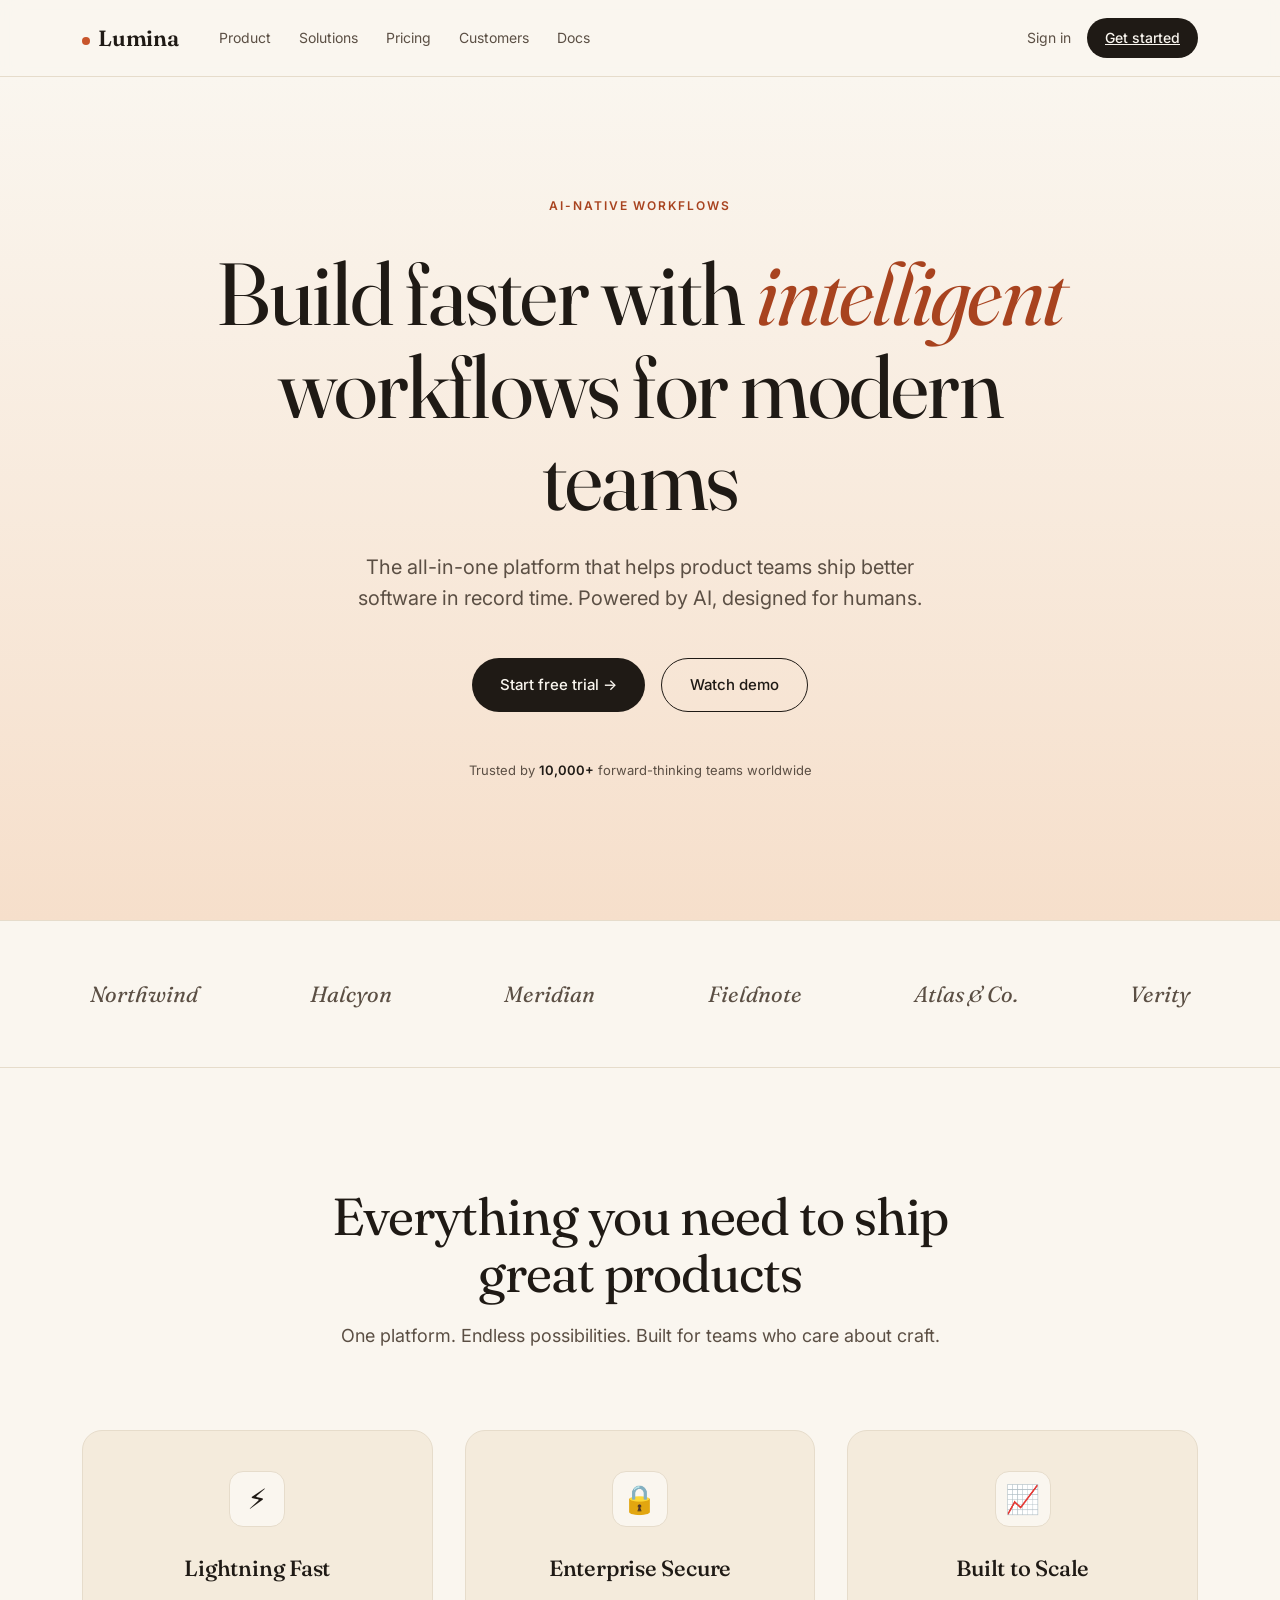
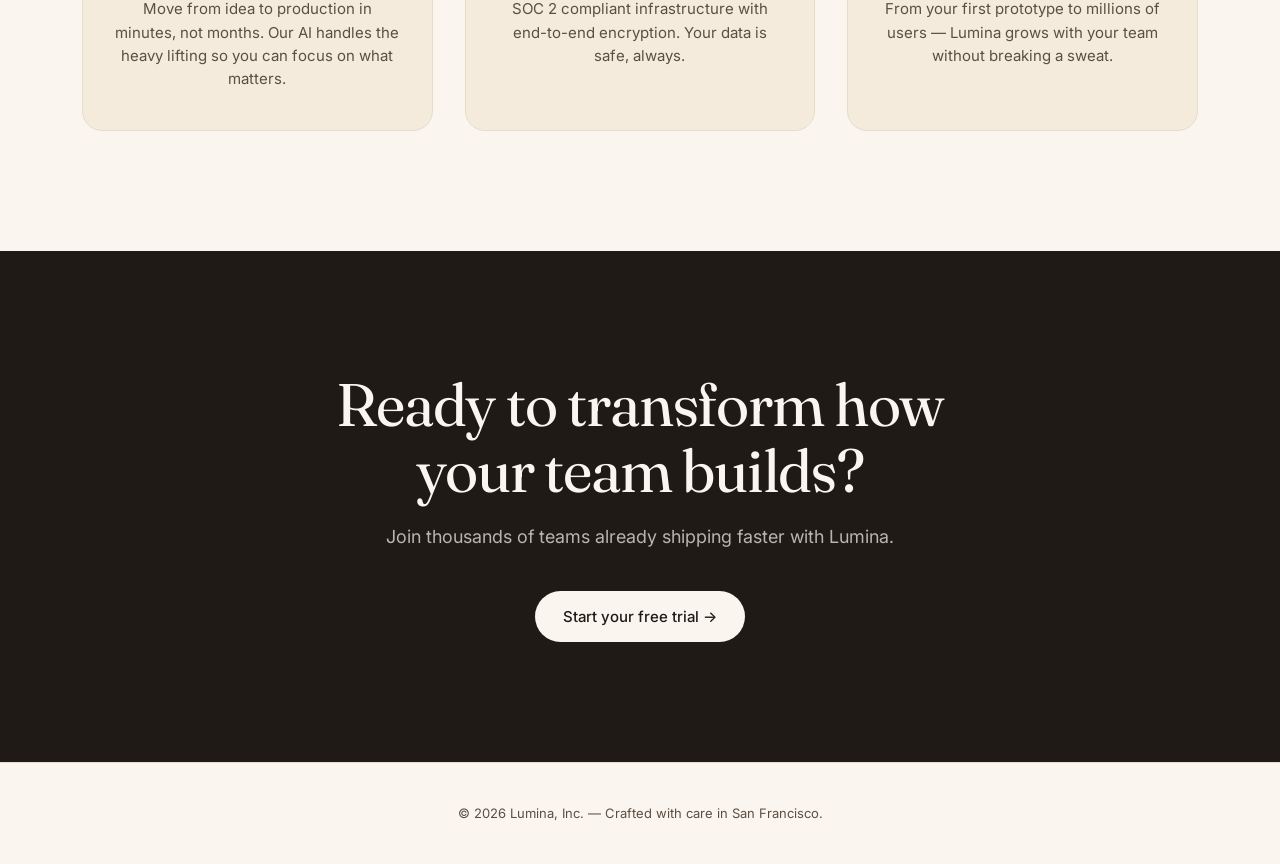
<file: skills-folder/impeccable-main/impeccable-main/demos/landing-demo/index.html>
<!doctype html>
<html lang="en">
<head>
<meta charset="utf-8" />
<meta name="viewport" content="width=device-width, initial-scale=1" />
<title>Lumina — Intelligent workflows for modern product teams</title>
<link rel="icon" href="data:," />
<link rel="preconnect" href="https://fonts.googleapis.com" />
<link rel="preconnect" href="https://fonts.gstatic.com" crossorigin />
<link href="https://fonts.googleapis.com/css2?family=Fraunces:opsz,wght@9..144,300;9..144,400;9..144,500;9..144,600;9..144,700&family=Inter:wght@400;500;600&display=swap" rel="stylesheet" />
<style>
  :root {
    --cream: #faf6ef;
    --cream-warm: #f4ebdc;
    --peach: #f6dfcb;
    --ink: #1f1a15;
    --soft: #5b4f44;
    --line: #e6dccb;
    --accent: #c8552b;
    --accent-deep: #a8431f;
  }
  * { box-sizing: border-box; }
  html, body { margin: 0; padding: 0; }
  body {
    font-family: 'Inter', system-ui, sans-serif;
    color: var(--ink);
    background: var(--cream);
    -webkit-font-smoothing: antialiased;
    line-height: 1.55;
  }
  .serif { font-family: 'Fraunces', Georgia, serif; font-optical-sizing: auto; }

  /* Nav */
  .nav {
    position: sticky; top: 0; z-index: 10;
    backdrop-filter: blur(10px);
    background: rgba(250, 246, 239, 0.85);
    border-bottom: 1px solid var(--line);
  }
  .nav-inner {
    max-width: 1180px; margin: 0 auto;
    padding: 18px 32px;
    display: flex; align-items: center; gap: 40px;
  }
  .logo {
    font-family: 'Fraunces', Georgia, serif;
    font-weight: 600; font-size: 22px;
    letter-spacing: -0.01em;
  }
  .logo-dot {
    display: inline-block; width: 8px; height: 8px;
    background: var(--accent); border-radius: 50%;
    margin-right: 8px; vertical-align: middle;
  }
  .nav-links { display: flex; gap: 28px; font-size: 14px; }
  .nav-links a { color: var(--soft); text-decoration: none; }
  .nav-cta { margin-left: auto; display: flex; gap: 16px; align-items: center; }
  .nav-cta a:not(.pill) { font-size: 14px; color: var(--soft); text-decoration: none; }
  .pill {
    background: var(--ink); color: var(--cream);
    padding: 9px 18px; border-radius: 999px;
    font-weight: 500; font-size: 14px;
  }

  /* Hero */
  .hero {
    background: linear-gradient(180deg, var(--cream) 0%, var(--peach) 100%);
    padding: 120px 32px 140px;
    text-align: center;
    position: relative;
    overflow: hidden;
  }
  .eyebrow {
    text-transform: uppercase;
    letter-spacing: 0.16em;
    font-size: 12px;
    font-weight: 600;
    color: var(--accent-deep);
    margin-bottom: 32px;
  }
  .h1 {
    font-family: 'Fraunces', Georgia, serif;
    font-weight: 400;
    font-size: clamp(48px, 7vw, 88px);
    line-height: 1.05;
    letter-spacing: -0.02em;
    max-width: 920px;
    margin: 0 auto 28px;
  }
  .h1 em { font-style: italic; color: var(--accent-deep); }
  .lede {
    font-size: 20px;
    color: var(--soft);
    max-width: 620px;
    margin: 0 auto 44px;
  }
  .ctas { display: flex; gap: 16px; justify-content: center; margin-bottom: 48px; }
  .btn {
    padding: 14px 28px;
    border-radius: 999px;
    font-weight: 500;
    font-size: 15px;
    text-decoration: none;
    display: inline-flex; align-items: center; gap: 8px;
    transition: transform 0.15s ease;
  }
  .btn-primary { background: var(--ink); color: var(--cream); }
  .btn-ghost { color: var(--ink); border: 1px solid var(--ink); }
  .btn:hover { transform: translateY(-1px); }
  .trust { font-size: 13px; color: var(--soft); }
  .trust strong { color: var(--ink); font-weight: 600; }

  /* Logo strip */
  .logos {
    padding: 56px 32px;
    border-top: 1px solid var(--line);
    border-bottom: 1px solid var(--line);
    background: var(--cream);
  }
  .logos-inner {
    max-width: 1100px; margin: 0 auto;
    display: flex; justify-content: space-between; align-items: center;
    flex-wrap: wrap; gap: 32px;
    font-family: 'Fraunces', Georgia, serif;
    font-style: italic; font-size: 22px; color: var(--soft);
  }

  /* Features */
  .features {
    padding: 120px 32px;
    max-width: 1180px;
    margin: 0 auto;
  }
  .features-head {
    text-align: center;
    max-width: 720px;
    margin: 0 auto 80px;
  }
  .features-head h2 {
    font-family: 'Fraunces', Georgia, serif;
    font-weight: 400;
    font-size: clamp(36px, 4.5vw, 52px);
    line-height: 1.1;
    letter-spacing: -0.02em;
    margin: 0 0 20px;
  }
  .features-head p { font-size: 18px; color: var(--soft); margin: 0; }
  .grid {
    display: grid;
    grid-template-columns: repeat(3, 1fr);
    gap: 32px;
  }
  .card {
    background: var(--cream-warm);
    border: 1px solid var(--line);
    border-radius: 20px;
    padding: 40px 32px;
    text-align: center;
  }
  .icon {
    width: 56px; height: 56px;
    border-radius: 14px;
    background: var(--cream);
    border: 1px solid var(--line);
    display: inline-flex; align-items: center; justify-content: center;
    font-size: 28px;
    margin-bottom: 24px;
  }
  .card h3 {
    font-family: 'Fraunces', Georgia, serif;
    font-weight: 500;
    font-size: 22px;
    margin: 0 0 12px;
    letter-spacing: -0.01em;
  }
  .card p {
    font-size: 15px;
    color: var(--soft);
    margin: 0;
  }

  /* CTA */
  .cta-section {
    background: var(--ink);
    color: var(--cream);
    padding: 120px 32px;
    text-align: center;
  }
  .cta-section h2 {
    font-family: 'Fraunces', Georgia, serif;
    font-weight: 400;
    font-size: clamp(36px, 5vw, 60px);
    line-height: 1.1;
    letter-spacing: -0.02em;
    margin: 0 0 20px;
    max-width: 720px;
    margin-left: auto; margin-right: auto;
  }
  .cta-section p {
    font-size: 18px;
    color: rgba(250, 246, 239, 0.7);
    margin: 0 auto 40px;
    max-width: 540px;
  }
  .cta-section .btn-primary {
    background: var(--cream);
    color: var(--ink);
  }

  /* Footer */
  .footer {
    padding: 40px 32px;
    text-align: center;
    font-size: 13px;
    color: var(--soft);
    border-top: 1px solid var(--line);
    background: var(--cream);
  }
</style>
</head>
<body>

<nav class="nav">
  <div class="nav-inner">
    <div class="logo"><span class="logo-dot"></span>Lumina</div>
    <div class="nav-links">
      <a href="#">Product</a>
      <a href="#">Solutions</a>
      <a href="#">Pricing</a>
      <a href="#">Customers</a>
      <a href="#">Docs</a>
    </div>
    <div class="nav-cta">
      <a href="#">Sign in</a>
      <a href="#" class="pill">Get started</a>
    </div>
  </div>
</nav>





<section class="hero">
  <div class="eyebrow">AI-native workflows</div>
  <h1 class="h1">Build faster with <em>intelligent</em> workflows for modern teams</h1>
  <p class="lede">The all-in-one platform that helps product teams ship better software in record time. Powered by AI, designed for humans.</p>
  <div class="ctas">
    <a href="#" class="btn btn-primary">Start free trial →</a>
    <a href="#" class="btn btn-ghost">Watch demo</a>
  </div>
  <div class="trust">Trusted by <strong>10,000+</strong> forward-thinking teams worldwide</div>
</section>





<section class="logos">
  <div class="logos-inner">
    <span>Northwind</span>
    <span>Halcyon</span>
    <span>Meridian</span>
    <span>Fieldnote</span>
    <span>Atlas &amp; Co.</span>
    <span>Verity</span>
  </div>
</section>

<section class="features">
  <div class="features-head">
    <h2>Everything you need to ship great products</h2>
    <p>One platform. Endless possibilities. Built for teams who care about craft.</p>
  </div>

  <div class="grid">
    <div class="card">
      <div class="icon">⚡</div>
      <h3>Lightning Fast</h3>
      <p>Move from idea to production in minutes, not months. Our AI handles the heavy lifting so you can focus on what matters.</p>
    </div>
    <div class="card">
      <div class="icon">🔒</div>
      <h3>Enterprise Secure</h3>
      <p>SOC 2 compliant infrastructure with end-to-end encryption. Your data is safe, always.</p>
    </div>
    <div class="card">
      <div class="icon">📈</div>
      <h3>Built to Scale</h3>
      <p>From your first prototype to millions of users — Lumina grows with your team without breaking a sweat.</p>
    </div>
  </div>

</section>


<section class="cta-section">
  <h2>Ready to transform how your team builds?</h2>
  <p>Join thousands of teams already shipping faster with Lumina.</p>
  <a href="#" class="btn btn-primary">Start your free trial →</a>
</section>


<footer class="footer">
  © 2026 Lumina, Inc. — Crafted with care in San Francisco.
</footer>

</body>
</html>
</file>
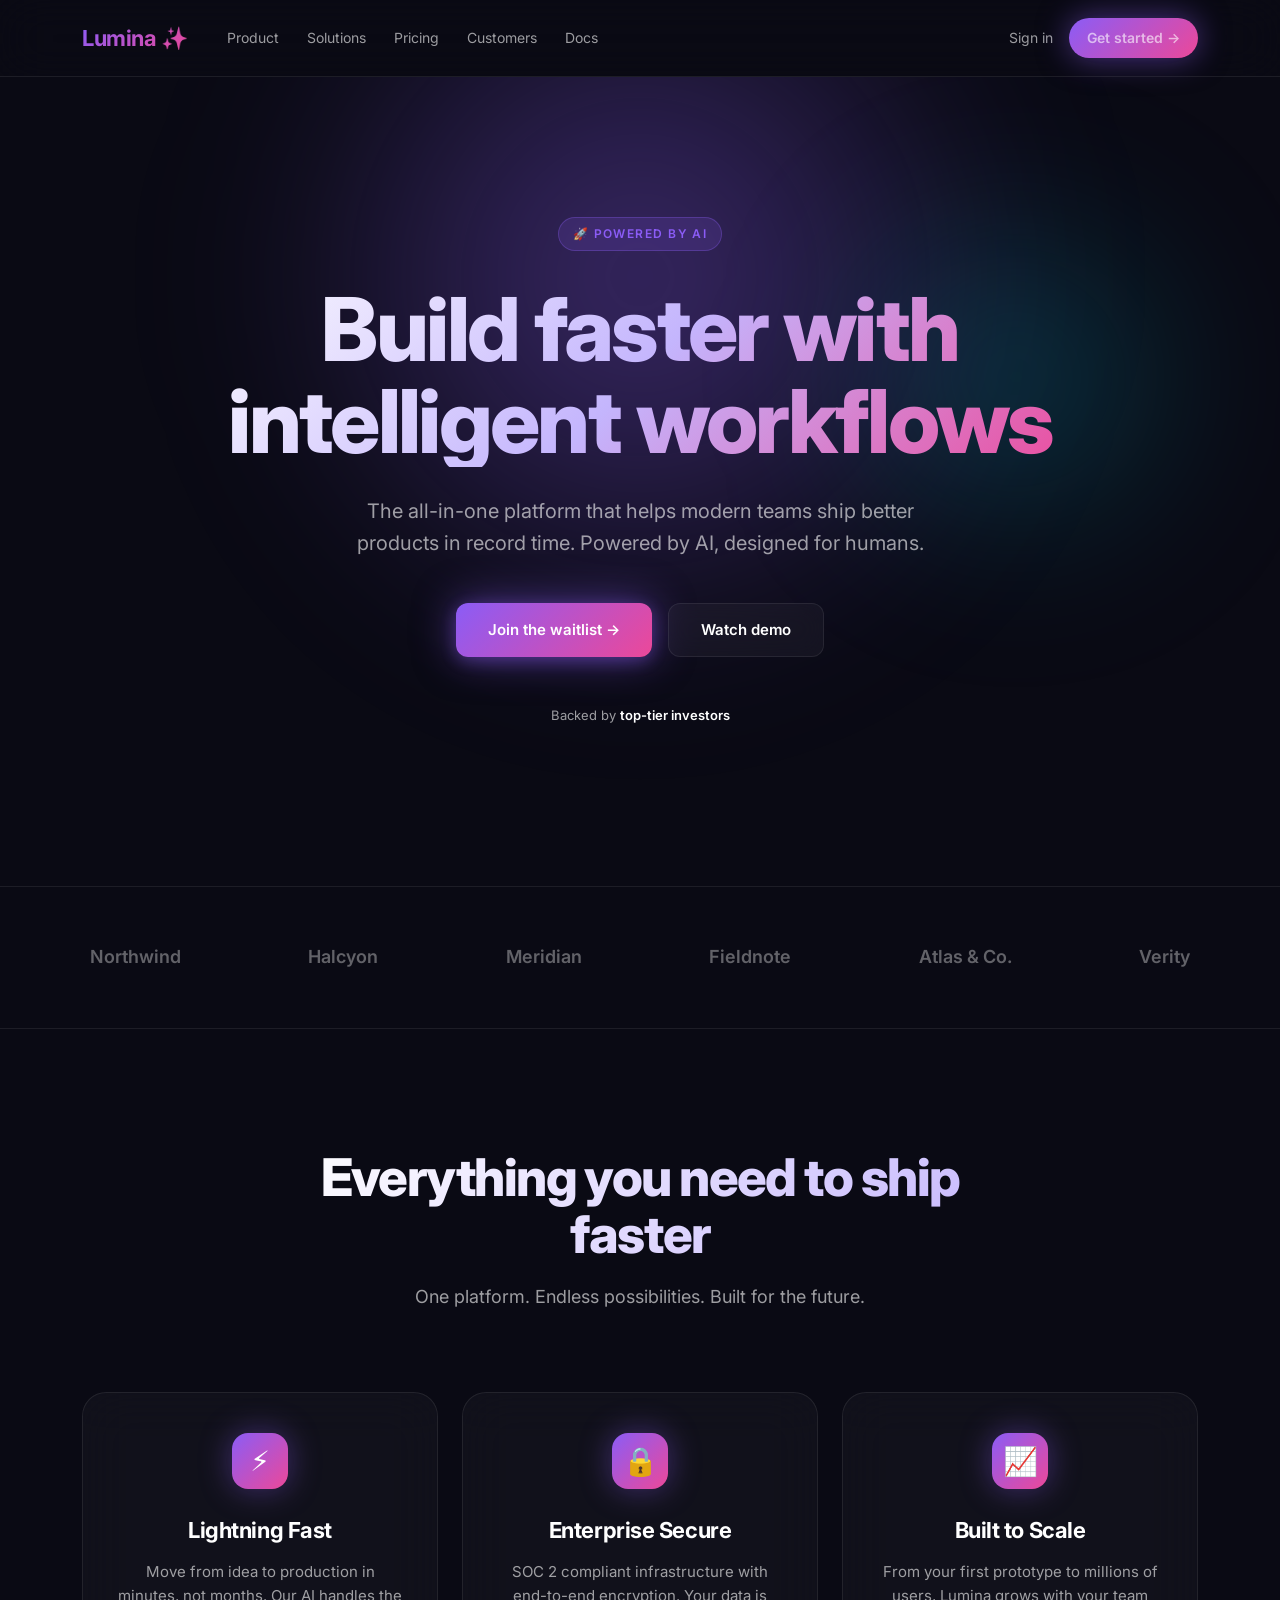
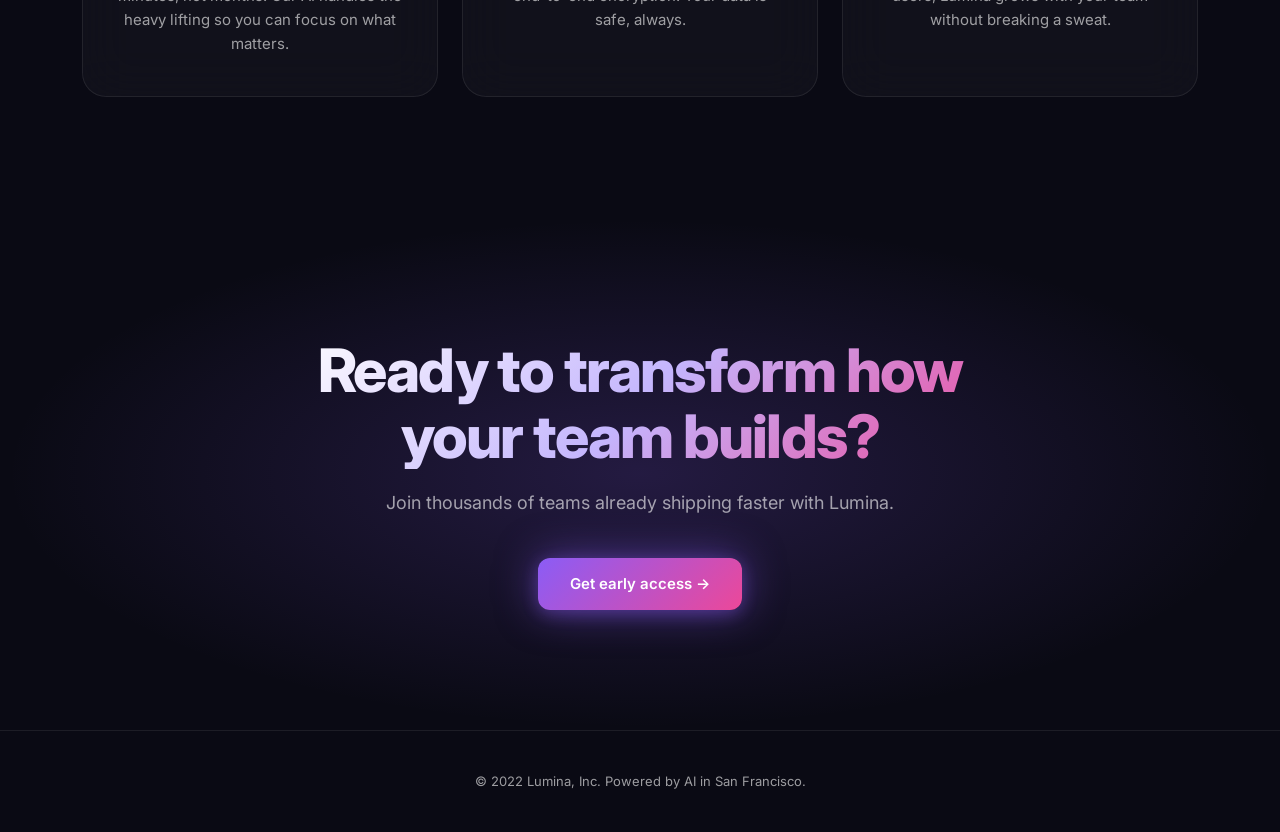
<file: skills-folder/impeccable-main/impeccable-main/demos/landing-demo/classic/index.html>
<!doctype html>
<html lang="en">
<head>
<meta charset="utf-8" />
<meta name="viewport" content="width=device-width, initial-scale=1" />
<title>Lumina — The future of intelligent workflows</title>
<link rel="icon" href="data:," />
<link rel="preconnect" href="https://fonts.googleapis.com" />
<link rel="preconnect" href="https://fonts.gstatic.com" crossorigin />
<link href="https://fonts.googleapis.com/css2?family=Inter:wght@400;500;600;700;800&display=swap" rel="stylesheet" />
<style>
  :root {
    --bg: #0a0a14;
    --bg-elev: #14141f;
    --text: #ffffff;
    --text-muted: rgba(255, 255, 255, 0.6);
    --border: rgba(255, 255, 255, 0.08);
    --purple: #8b5cf6;
    --violet: #7c3aed;
    --pink: #ec4899;
    --cyan: #06b6d4;
  }
  * { box-sizing: border-box; }
  html, body { margin: 0; padding: 0; }
  body {
    font-family: 'Inter', system-ui, sans-serif;
    color: var(--text);
    background: var(--bg);
    -webkit-font-smoothing: antialiased;
    line-height: 1.6;
    overflow-x: hidden;
  }

  /* Nav */
  .nav {
    position: sticky; top: 0; z-index: 10;
    backdrop-filter: blur(24px);
    background: rgba(10, 10, 20, 0.6);
    border-bottom: 1px solid var(--border);
  }
  .nav-inner {
    max-width: 1180px; margin: 0 auto;
    padding: 18px 32px;
    display: flex; align-items: center; gap: 40px;
  }
  .logo {
    font-weight: 700; font-size: 22px;
    letter-spacing: -0.02em;
    background: linear-gradient(135deg, var(--purple), var(--pink));
    -webkit-background-clip: text;
    background-clip: text;
    color: transparent;
  }
  .nav-links { display: flex; gap: 28px; font-size: 14px; }
  .nav-links a { color: var(--text-muted); text-decoration: none; }
  .nav-cta { margin-left: auto; display: flex; gap: 16px; align-items: center; }
  .nav-cta a { font-size: 14px; color: var(--text-muted); text-decoration: none; }
  .pill {
    background: linear-gradient(135deg, var(--purple), var(--pink));
    color: #fff;
    padding: 9px 18px; border-radius: 999px;
    font-weight: 600; font-size: 14px;
    box-shadow: 0 0 32px rgba(139, 92, 246, 0.5);
  }

  /* Hero */
  .hero {
    padding: 140px 32px 160px;
    text-align: center;
    position: relative;
    overflow: hidden;
  }
  .hero::before {
    content: '';
    position: absolute;
    top: -200px; left: 50%;
    transform: translateX(-50%);
    width: 800px; height: 800px;
    background: radial-gradient(circle, rgba(139, 92, 246, 0.4) 0%, transparent 70%);
    filter: blur(80px);
    z-index: 0;
  }
  .hero::after {
    content: '';
    position: absolute;
    top: 100px; right: 5%;
    width: 400px; height: 400px;
    background: radial-gradient(circle, rgba(6, 182, 212, 0.3) 0%, transparent 70%);
    filter: blur(80px);
    z-index: 0;
  }
  .hero > * { position: relative; z-index: 1; }
  .eyebrow {
    display: inline-block;
    padding: 6px 14px;
    border-radius: 999px;
    background: rgba(139, 92, 246, 0.15);
    border: 1px solid rgba(139, 92, 246, 0.3);
    color: var(--purple);
    text-transform: uppercase;
    letter-spacing: 0.12em;
    font-size: 12px;
    font-weight: 600;
    margin-bottom: 32px;
  }
  .h1 {
    font-weight: 800;
    font-size: clamp(48px, 7vw, 88px);
    line-height: 1.05;
    letter-spacing: -0.03em;
    max-width: 920px;
    margin: 0 auto 28px;
    background: linear-gradient(135deg, #ffffff 0%, #c4b5fd 50%, var(--pink) 100%);
    -webkit-background-clip: text;
    background-clip: text;
    color: transparent;
  }
  .lede {
    font-size: 20px;
    color: var(--text-muted);
    max-width: 620px;
    margin: 0 auto 44px;
  }
  .ctas { display: flex; gap: 16px; justify-content: center; margin-bottom: 48px; }
  .btn {
    padding: 14px 32px;
    border-radius: 12px;
    font-weight: 600;
    font-size: 15px;
    text-decoration: none;
    display: inline-flex; align-items: center; gap: 8px;
    transition: all 0.2s ease;
    border: 0;
  }
  .btn-primary {
    background: linear-gradient(135deg, var(--purple), var(--pink));
    color: #fff;
    box-shadow: 0 0 40px rgba(139, 92, 246, 0.5), 0 4px 16px rgba(139, 92, 246, 0.3);
  }
  .btn-primary:hover {
    transform: translateY(-2px);
    box-shadow: 0 0 60px rgba(139, 92, 246, 0.7);
  }
  .btn-ghost {
    color: #fff;
    border: 1px solid var(--border);
    background: rgba(255, 255, 255, 0.04);
    backdrop-filter: blur(12px);
  }
  .trust { font-size: 13px; color: var(--text-muted); }
  .trust strong { color: #fff; font-weight: 600; }

  /* Logo strip */
  .logos {
    padding: 56px 32px;
    border-top: 1px solid var(--border);
    border-bottom: 1px solid var(--border);
  }
  .logos-inner {
    max-width: 1100px; margin: 0 auto;
    display: flex; justify-content: space-between; align-items: center;
    flex-wrap: wrap; gap: 32px;
    font-weight: 600; font-size: 18px; color: var(--text-muted);
    opacity: 0.6;
  }

  /* Features */
  .features {
    padding: 120px 32px;
    max-width: 1180px;
    margin: 0 auto;
    position: relative;
  }
  .features-head {
    text-align: center;
    max-width: 720px;
    margin: 0 auto 80px;
  }
  .features-head h2 {
    font-weight: 800;
    font-size: clamp(36px, 4.5vw, 52px);
    line-height: 1.1;
    letter-spacing: -0.03em;
    margin: 0 0 20px;
    background: linear-gradient(135deg, #fff, #c4b5fd);
    -webkit-background-clip: text;
    background-clip: text;
    color: transparent;
  }
  .features-head p { font-size: 18px; color: var(--text-muted); margin: 0; }
  .grid {
    display: grid;
    grid-template-columns: repeat(3, 1fr);
    gap: 24px;
  }
  .card {
    background: rgba(255, 255, 255, 0.03);
    backdrop-filter: blur(24px);
    border: 1px solid var(--border);
    border-radius: 24px;
    padding: 40px 32px;
    text-align: center;
    transition: all 0.3s ease;
  }
  .card:hover {
    border-color: rgba(139, 92, 246, 0.3);
    background: rgba(139, 92, 246, 0.04);
    transform: translateY(-4px);
  }
  .icon {
    width: 56px; height: 56px;
    border-radius: 16px;
    background: linear-gradient(135deg, var(--purple), var(--pink));
    display: inline-flex; align-items: center; justify-content: center;
    font-size: 28px;
    margin-bottom: 24px;
    box-shadow: 0 0 32px rgba(139, 92, 246, 0.4);
  }
  .card h3 {
    font-weight: 700;
    font-size: 22px;
    margin: 0 0 12px;
    letter-spacing: -0.02em;
    color: #fff;
  }
  .card p {
    font-size: 15px;
    color: var(--text-muted);
    margin: 0;
  }

  /* CTA */
  .cta-section {
    padding: 120px 32px;
    text-align: center;
    position: relative;
    overflow: hidden;
  }
  .cta-section::before {
    content: '';
    position: absolute;
    inset: 0;
    background: radial-gradient(ellipse at center, rgba(139, 92, 246, 0.2) 0%, transparent 70%);
  }
  .cta-section > * { position: relative; }
  .cta-section h2 {
    font-weight: 800;
    font-size: clamp(36px, 5vw, 60px);
    line-height: 1.1;
    letter-spacing: -0.03em;
    margin: 0 0 20px;
    max-width: 720px;
    margin-left: auto; margin-right: auto;
    background: linear-gradient(135deg, #fff, #c4b5fd, var(--pink));
    -webkit-background-clip: text;
    background-clip: text;
    color: transparent;
  }
  .cta-section p {
    font-size: 18px;
    color: var(--text-muted);
    margin: 0 auto 40px;
    max-width: 540px;
  }

  /* Footer */
  .footer {
    padding: 40px 32px;
    text-align: center;
    font-size: 13px;
    color: var(--text-muted);
    border-top: 1px solid var(--border);
  }
</style>
</head>
<body>
  <nav class="nav">
    <div class="nav-inner">
      <div class="logo">Lumina ✨</div>
      <div class="nav-links">
        <a href="#">Product</a>
        <a href="#">Solutions</a>
        <a href="#">Pricing</a>
        <a href="#">Customers</a>
        <a href="#">Docs</a>
      </div>
      <div class="nav-cta">
        <a href="#">Sign in</a>
        <a href="#" class="pill">Get started →</a>
      </div>
    </div>
  </nav>

  <section class="hero">
    <div class="eyebrow">🚀 Powered by AI</div>
    <h1 class="h1">Build faster with intelligent workflows</h1>
    <p class="lede">The all-in-one platform that helps modern teams ship better products in record time. Powered by AI, designed for humans.</p>
    <div class="ctas">
      <a href="#" class="btn btn-primary">Join the waitlist →</a>
      <a href="#" class="btn btn-ghost">Watch demo</a>
    </div>
    <div class="trust">Backed by <strong>top-tier investors</strong></div>
  </section>

  <section class="logos">
    <div class="logos-inner">
      <span>Northwind</span>
      <span>Halcyon</span>
      <span>Meridian</span>
      <span>Fieldnote</span>
      <span>Atlas &amp; Co.</span>
      <span>Verity</span>
    </div>
  </section>

  <section class="features">
    <div class="features-head">
      <h2>Everything you need to ship faster</h2>
      <p>One platform. Endless possibilities. Built for the future.</p>
    </div>
    <div class="grid">
      <div class="card">
        <div class="icon">⚡</div>
        <h3>Lightning Fast</h3>
        <p>Move from idea to production in minutes, not months. Our AI handles the heavy lifting so you can focus on what matters.</p>
      </div>
      <div class="card">
        <div class="icon">🔒</div>
        <h3>Enterprise Secure</h3>
        <p>SOC 2 compliant infrastructure with end-to-end encryption. Your data is safe, always.</p>
      </div>
      <div class="card">
        <div class="icon">📈</div>
        <h3>Built to Scale</h3>
        <p>From your first prototype to millions of users, Lumina grows with your team without breaking a sweat.</p>
      </div>
    </div>
  </section>

  <section class="cta-section">
    <h2>Ready to transform how your team builds?</h2>
    <p>Join thousands of teams already shipping faster with Lumina.</p>
    <a href="#" class="btn btn-primary">Get early access →</a>
  </section>

  <footer class="footer">
    © 2022 Lumina, Inc. Powered by AI in San Francisco.
  </footer>
</body>
</html>
</file>
